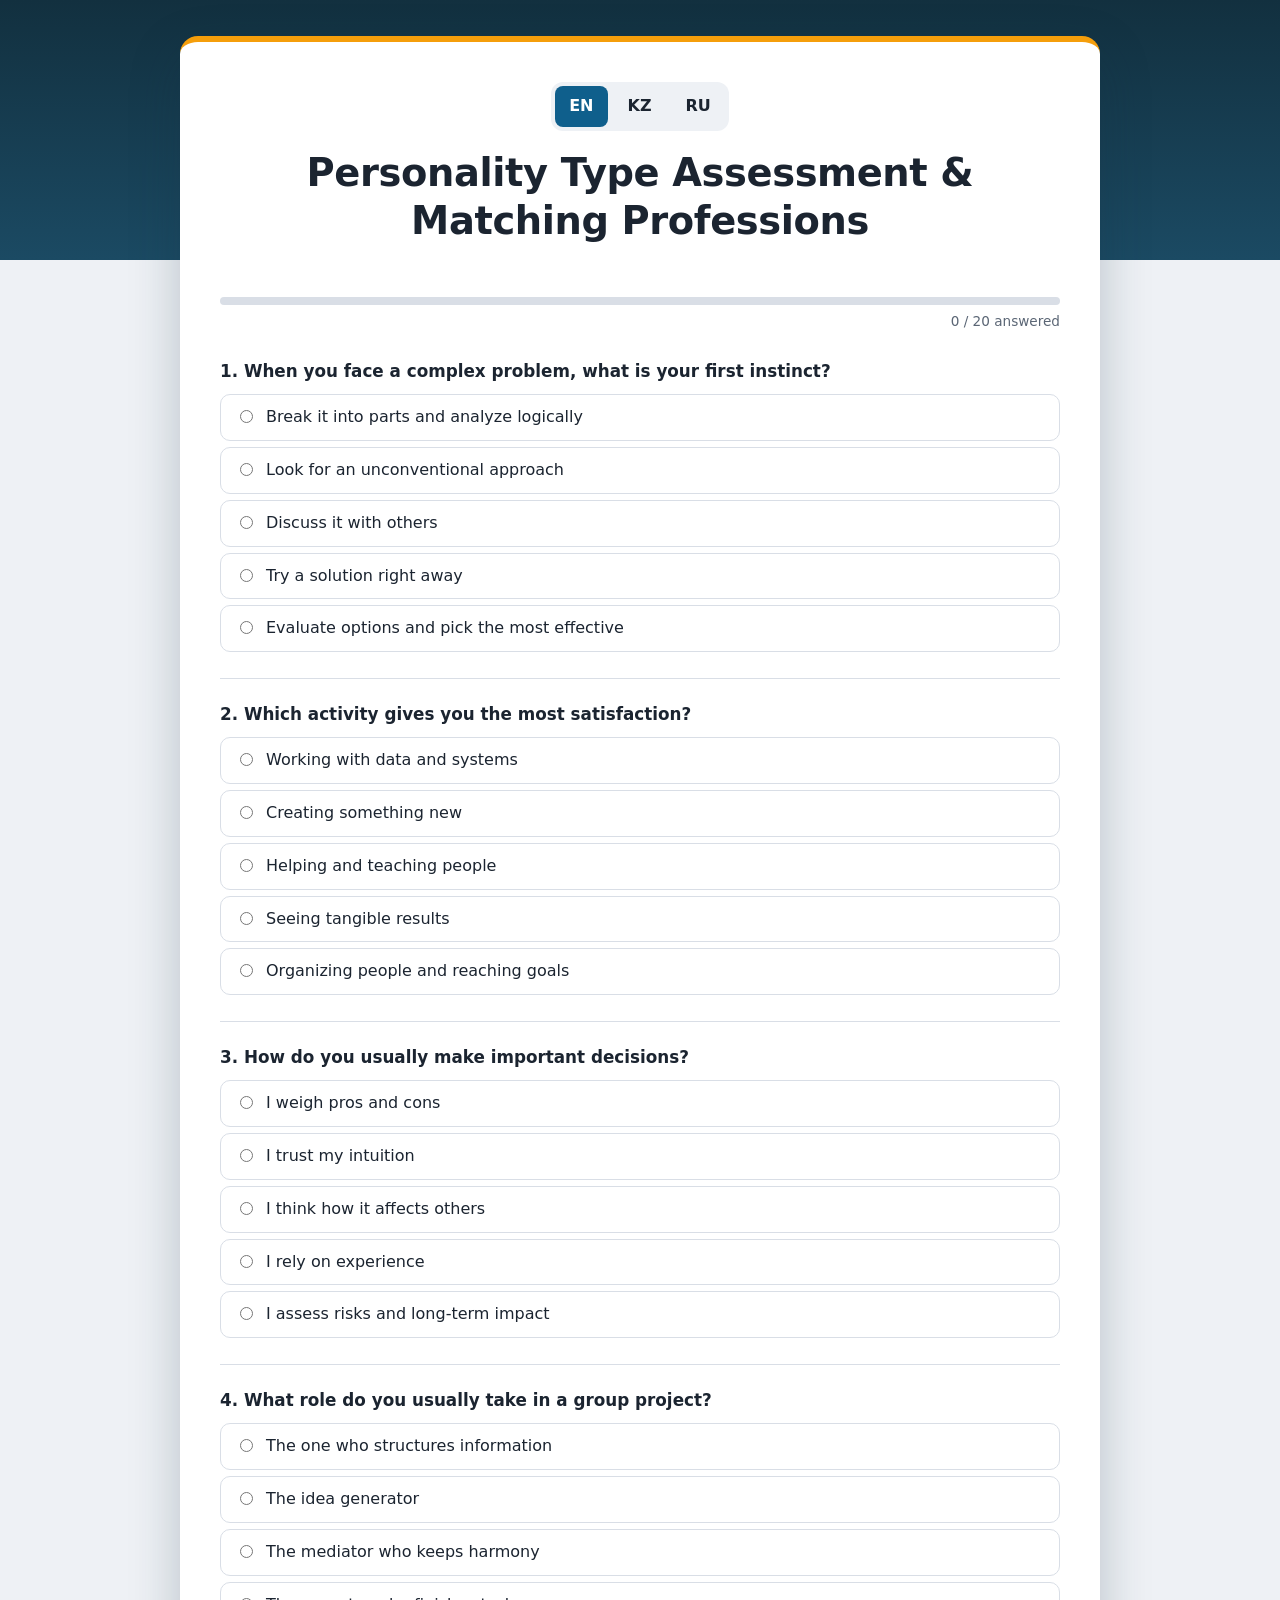
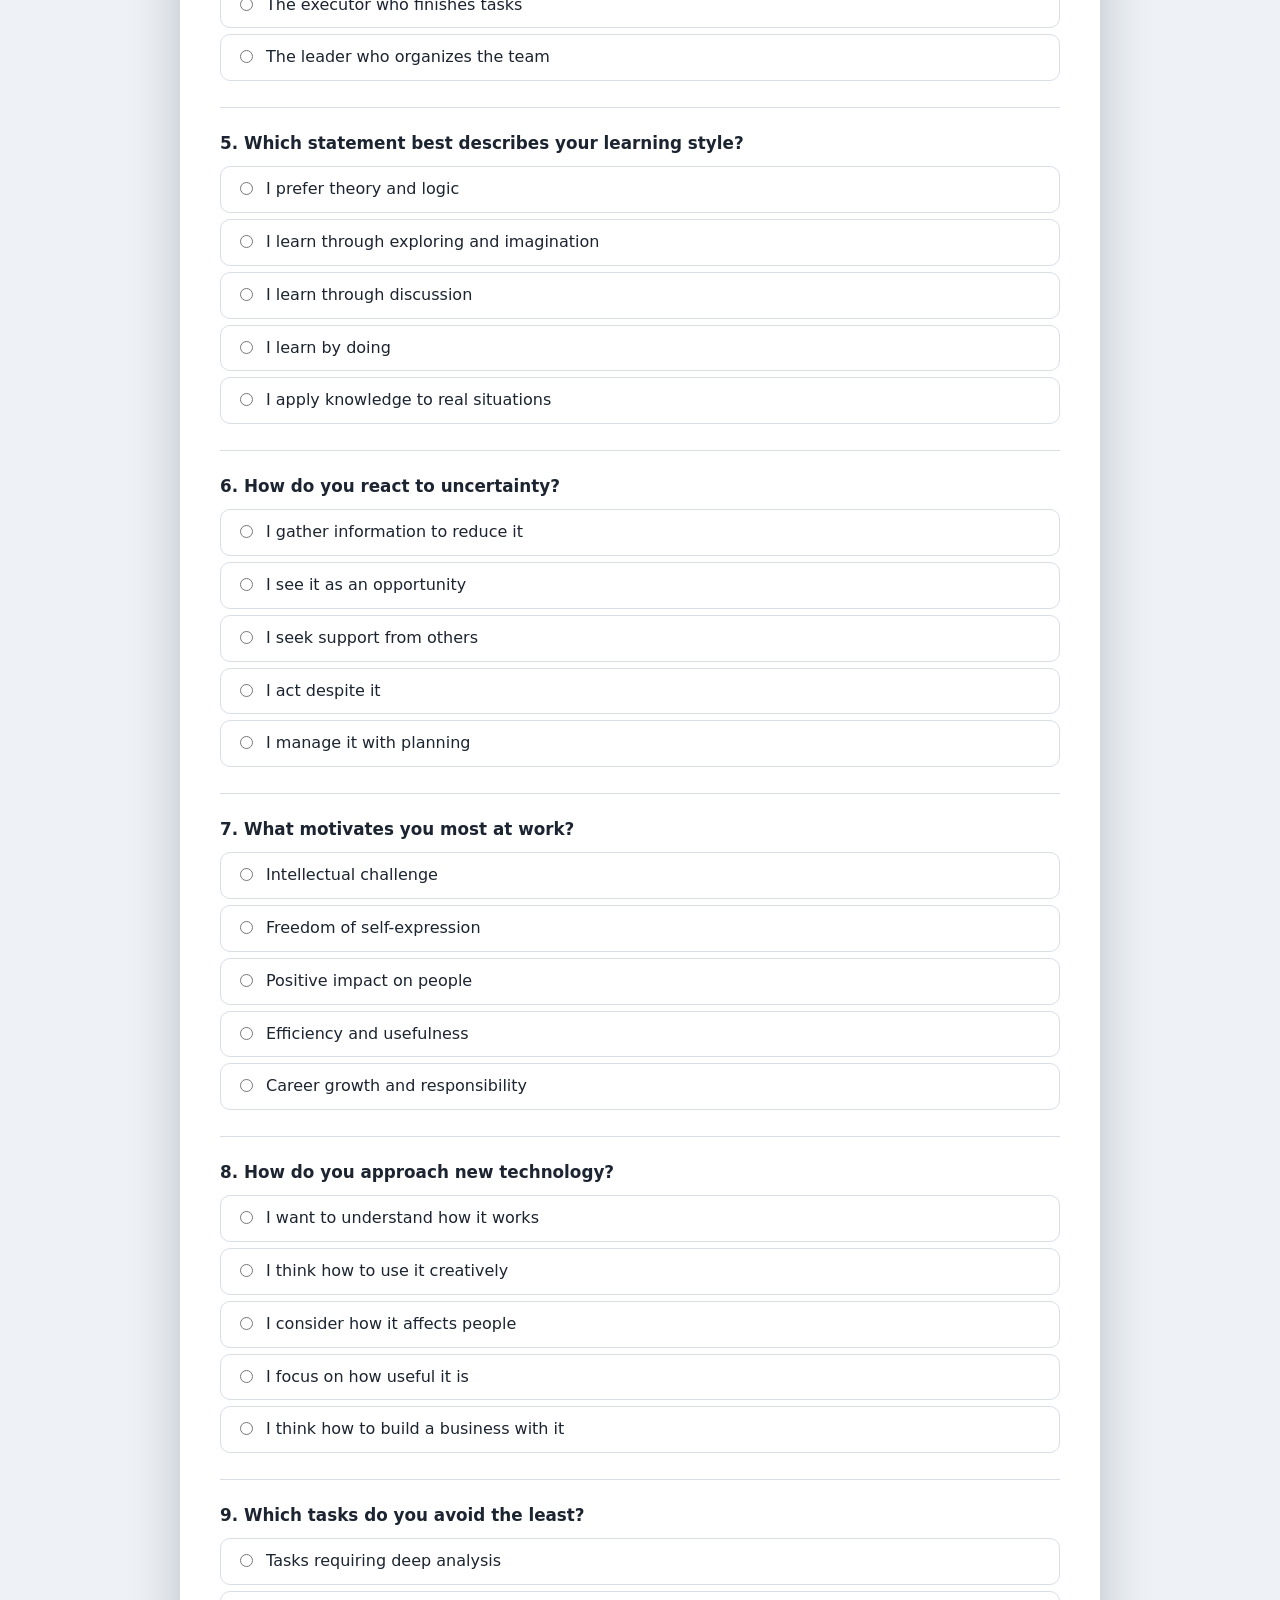
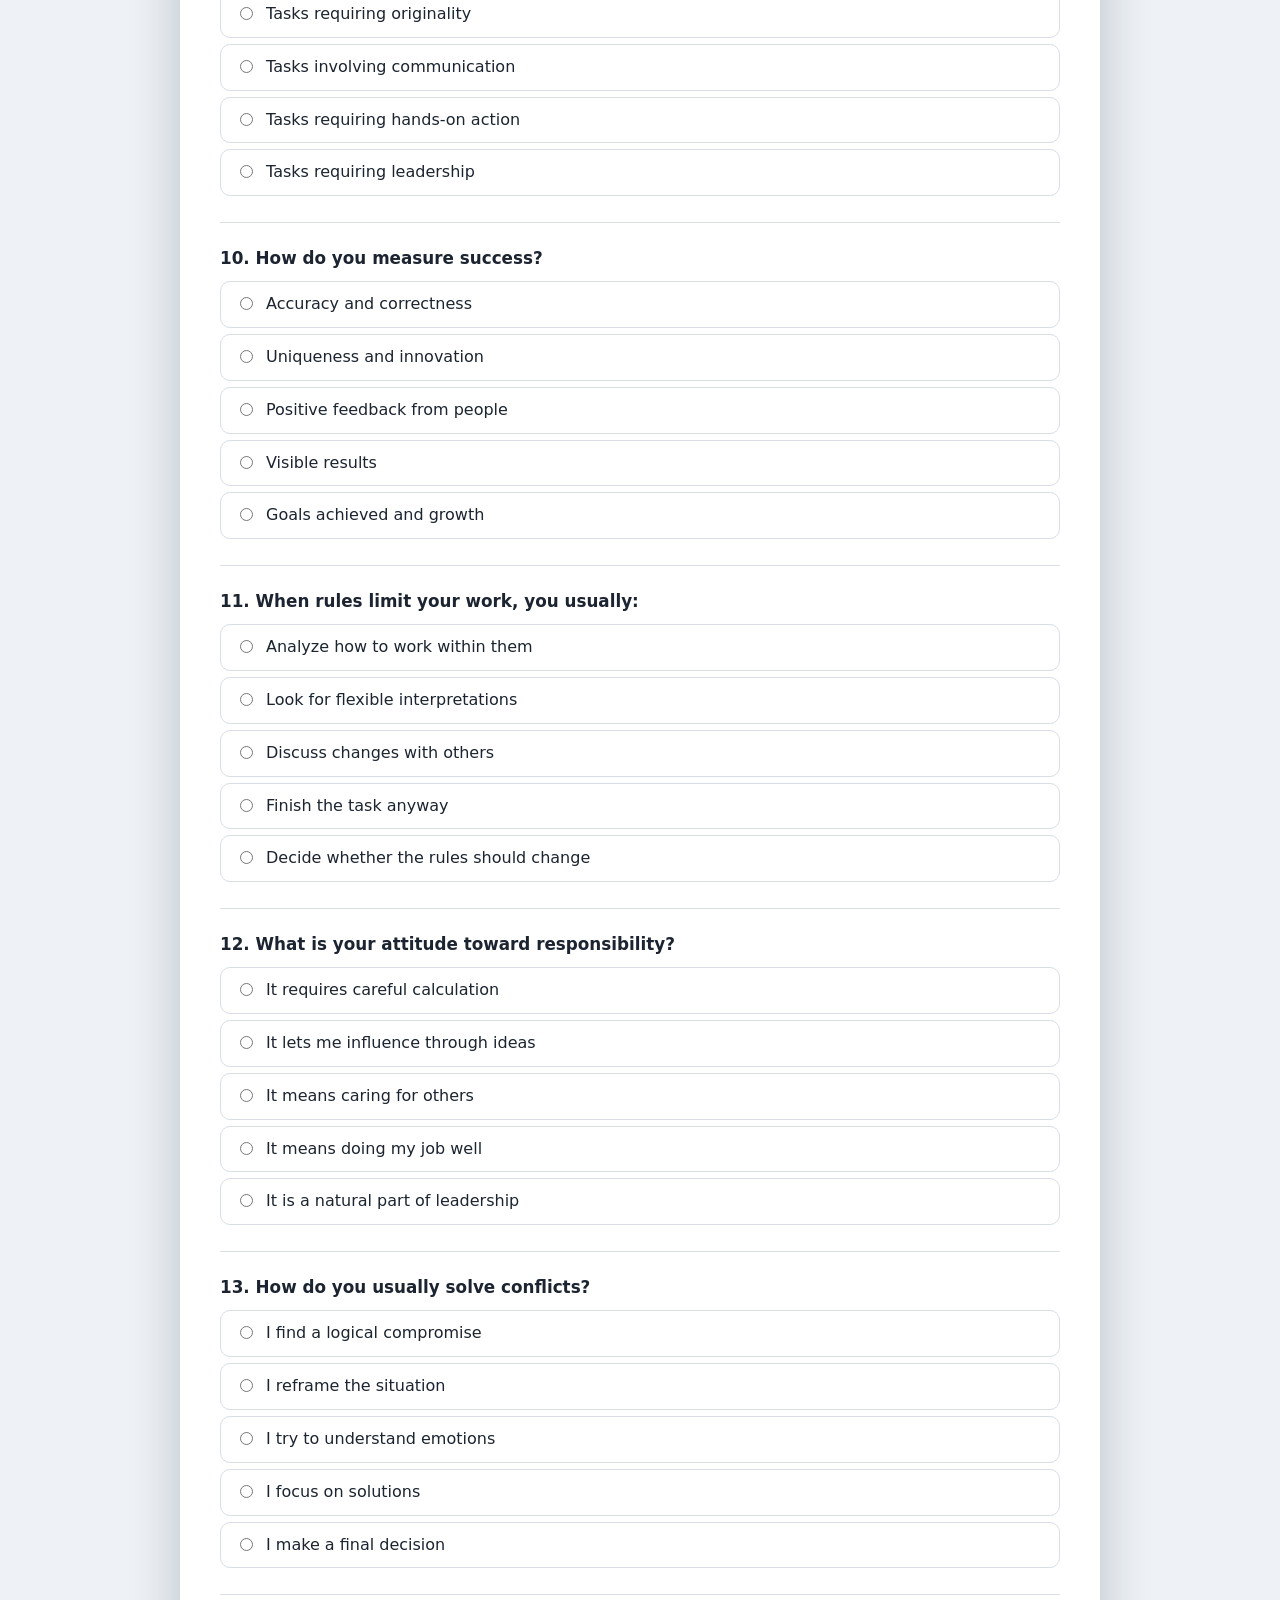
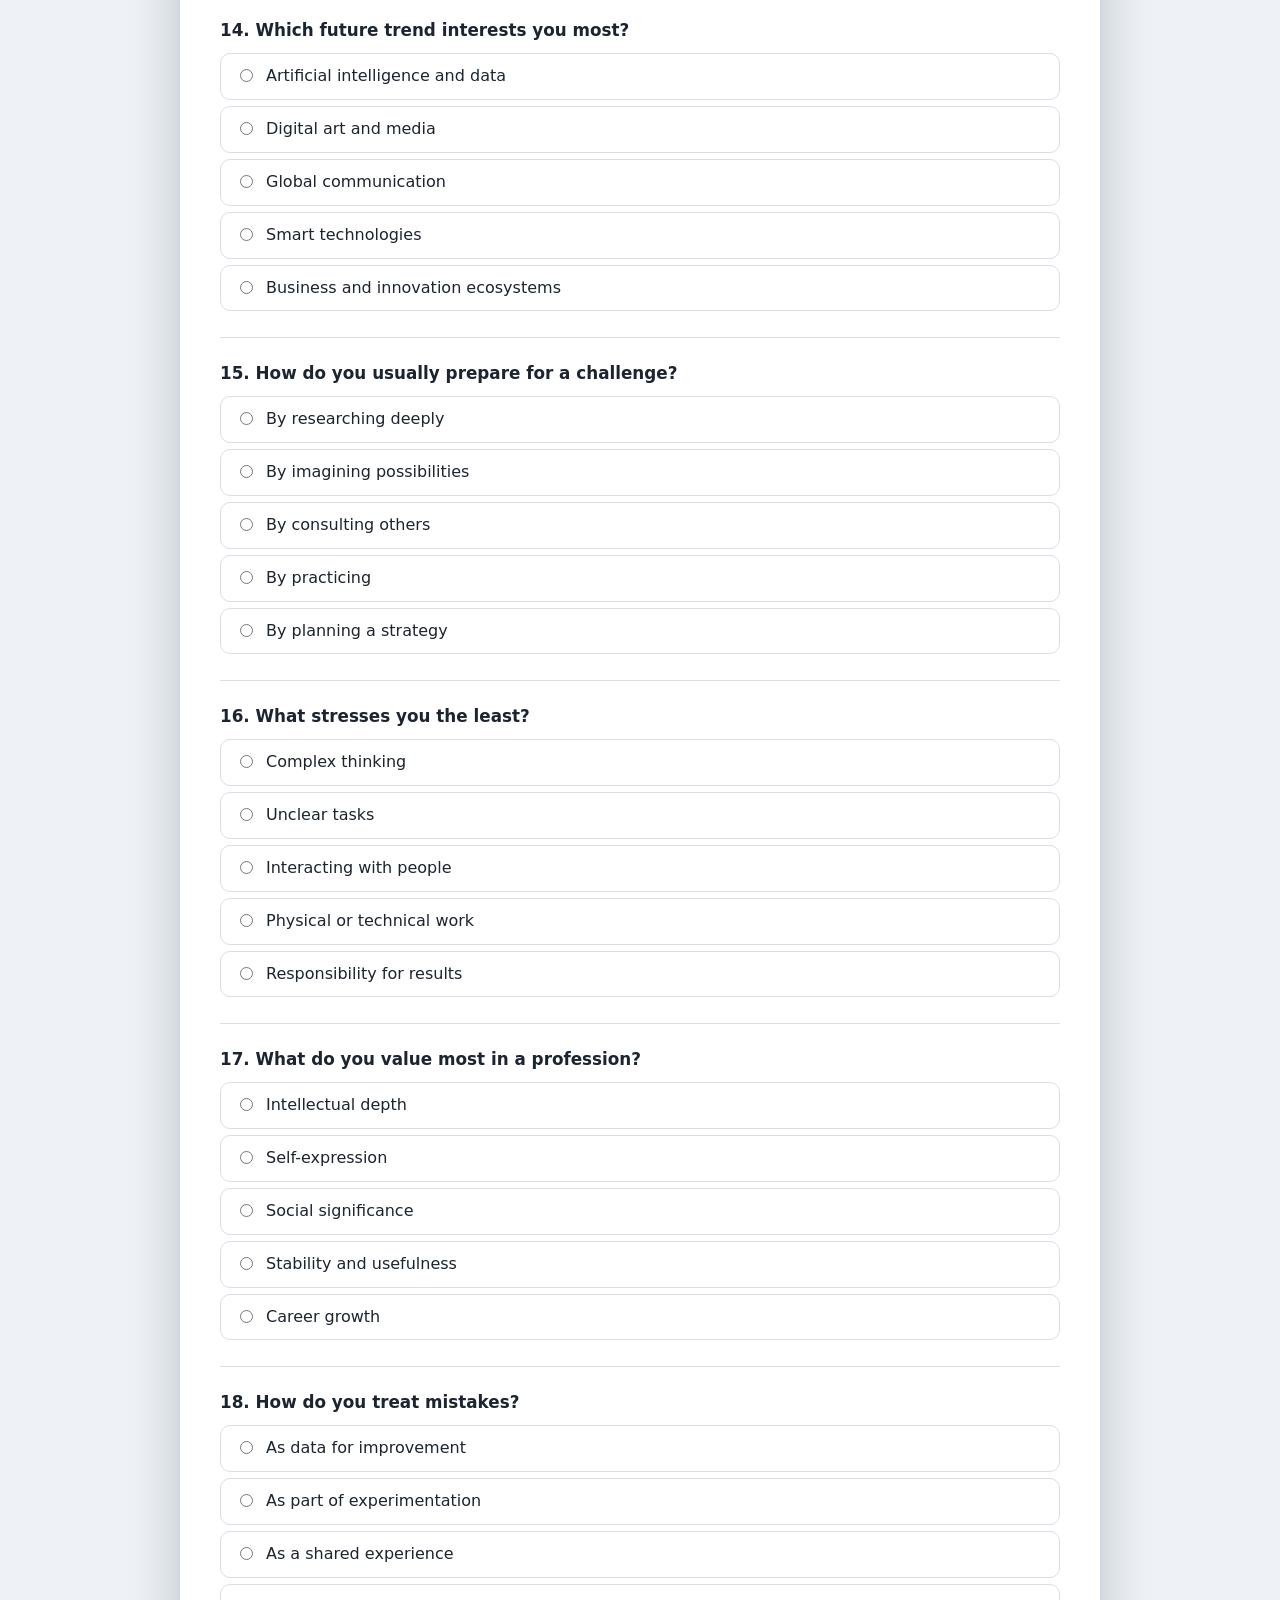
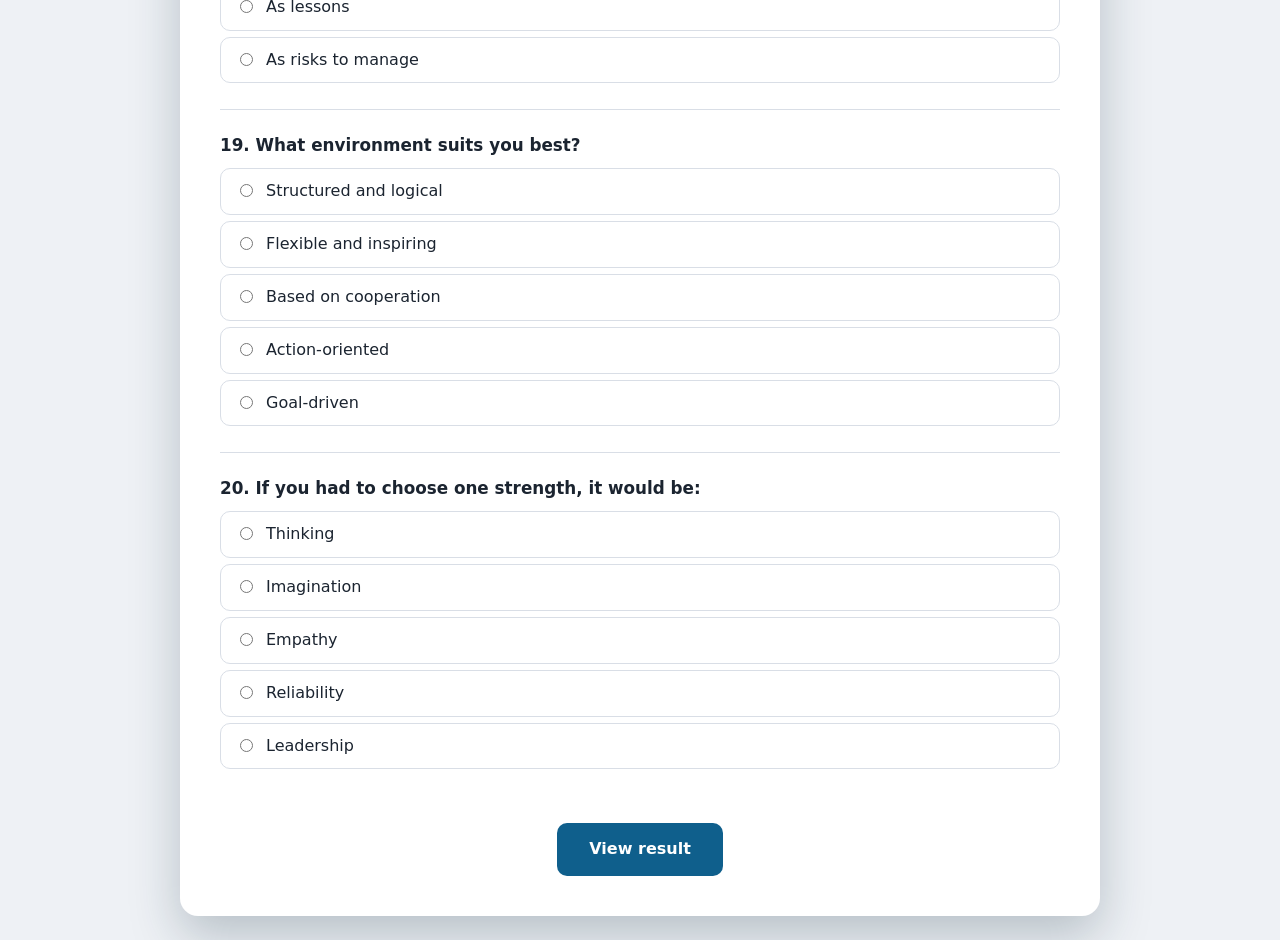
<file: index.html>
<!DOCTYPE html>
<html lang="en">
<head>
  <meta charset="UTF-8" />
  <meta name="viewport" content="width=device-width, initial-scale=1" />
  <meta name="description" content="Personality test for choosing a modern profession, and why English matters." />
  <title>Personality Type Assessment &amp; Matching Professions</title>
  <link rel="stylesheet" href="style.css" />
  <link rel="icon" type="image/png" href="favicon.png" />
</head>
<body>
<div class="container">
  <div class="lang-switch">
    <button onclick="setLang('en')">EN</button>
    <button onclick="setLang('kz')">KZ</button>
    <button onclick="setLang('ru')">RU</button>
  </div>
  <h1 data-en="Personality Type Assessment &amp; Matching Professions" data-kz="Тұлға типін анықтау және сәйкес мамандықтарды таңдау" data-ru="Определение типа личности и подбор подходящих профессий"></h1>

  <form id="testForm">
    <div id="qlist"></div>
    <button type="submit" class="main" data-en="View result" data-kz="Нәтижені көру" data-ru="Посмотреть результат"></button>
  </form>

  <div class="result" id="result">
    <div class="flex">
      <div class="box"><div id="chart" class="donut"></div></div>
      <div class="box" id="textResult"></div>
    </div>

    <p class="disclaimer" data-en="This test shows a tendency, not a verdict: a mixed result is normal." data-kz="Бұл тест үрдісті көрсетеді, үкім емес: аралас нәтиже қалыпты жағдай." data-ru="Тест показывает склонность, а не приговор: смешанный результат — это нормально."></p>

    <div class="box english-box">
      <h3 data-en="Why English is essential for your type" data-kz="Неліктен ағылшын тілі сіздің типіңіз үшін маңызды" data-ru="Почему английский язык важен для вашего типа"></h3>
      <p id="englishBlock"></p>
    </div>

    <div class="box steps">
      <h3 data-en="Your next steps" data-kz="Келесі қадамдар" data-ru="Ваши следующие шаги"></h3>
      <ol>
        <li data-en="Pick 1–2 professions from the cards and read job postings on hh.kz or LinkedIn." data-kz="Карточкалардан 1–2 мамандық таңдап, hh.kz немесе LinkedIn сайттарынан вакансияларды оқыңыз." data-ru="Выберите 1–2 профессии из карточек и почитайте вакансии на hh.kz или LinkedIn."></li>
        <li data-en="Check which English level they require and compare it with yours." data-kz="Олар қандай ағылшын деңгейін талап ететінін тексеріп, өз деңгейіңізбен салыстырыңыз." data-ru="Посмотрите, какой уровень английского нужен, и сравните со своим."></li>
        <li data-en="Make a weekly English plan using the tip above and retake the test in a few months." data-kz="Жоғарыдағы кеңес бойынша апталық жоспар құрып, бірнеше айдан соң тестті қайта өтіңіз." data-ru="Составьте недельный план по совету выше и пройдите тест снова через несколько месяцев."></li>
      </ol>
    </div>

    <div class="box conclusion">
      <h3 data-en="Conclusion" data-kz="Қорытынды" data-ru="Заключение"></h3>
      <p data-en="This project demonstrates that a structured personality assessment can effectively identify professional orientation in the context of modern and future-oriented careers. The findings confirm that English plays a crucial role in accessing global knowledge, participating in international collaboration, and achieving professional mobility. The integration of critical thinking and language competence provides a reliable foundation for informed career decision-making." data-kz="Бұл жоба құрылымдалған тұлға бағалауы заманауи және болашақ мамандықтарға кәсіби бағытты тиімді анықтай алатынын көрсетеді. Зерттеу нәтижелері ағылшын тілінің жаһандық білімге қол жеткізу, халықаралық ынтымақтастық және кәсіби ұтқырлық үшін маңызды екенін дәлелдейді." data-ru="Данный проект показывает, что структурированная оценка личности позволяет эффективно определить профессиональную направленность в условиях современных и будущих профессий. Результаты подтверждают ключевую роль английского языка для доступа к глобальным знаниям и международного профессионального взаимодействия."></p>
    </div>
  </div>
</div>

<script src="questions.js"></script>
<script src="professions.js"></script>
<script src="english.js"></script>
<script src="app.js"></script>
</body>
</html>
</file>
<file: style.css>
:root {
  --bg: #eef1f5;
  --card: #ffffff;
  --ink: #1b2430;
  --muted: #5b6675;
  --line: #d9dee6;
  --accent: #0f5f8c;
  --accent-dark: #0a4666;
  --tint: #e6f0f6;
  --radius: 14px;
}

* { box-sizing: border-box; }

html { scroll-behavior: smooth; }

body {
  margin: 0;
  background: var(--bg);
  color: var(--ink);
  font-family: system-ui, -apple-system, "Segoe UI", Roboto, Arial, sans-serif;
  line-height: 1.55;
}

.container {
  max-width: 920px;
  margin: 24px auto;
  padding: clamp(18px, 4vw, 40px);
  background: var(--card);
  border-radius: 18px;
  box-shadow: 0 1px 3px rgba(27, 36, 48, .08);
}

h1, h2, h3 { text-align: center; line-height: 1.25; }
h1 { font-size: clamp(1.5rem, 4vw, 2.1rem); margin: .4em 0 .3em; }
h2 { font-size: clamp(1rem, 2.5vw, 1.2rem); font-weight: 500; color: var(--muted); margin: 0 0 1.6em; }
h3 { font-size: 1.15rem; margin-top: 0; }

/* Language switch */
.lang-switch { display: flex; justify-content: center; gap: 6px; margin-bottom: 18px; }
.lang-switch button {
  min-width: 52px; padding: 8px 14px;
  border: 1px solid var(--line); border-radius: 8px;
  background: #fff; color: var(--ink);
  font: inherit; font-weight: 600; cursor: pointer;
}
.lang-switch button:hover { background: var(--tint); }
.lang-switch button[aria-pressed="true"] { background: var(--accent); border-color: var(--accent); color: #fff; }

/* Progress (inserted by app.js) */
.progress {
  position: sticky; top: 0; z-index: 5;
  margin: 0 -8px 18px; padding: 10px 8px 8px;
  background: rgba(255, 255, 255, .95);
  backdrop-filter: blur(4px);
}
.progress .bar { height: 8px; border-radius: 99px; background: var(--line); overflow: hidden; }
.progress .bar span { display: block; height: 100%; width: 0; background: var(--accent); transition: width .25s ease; }
.progress p { margin: 6px 0 0; font-size: .85rem; color: var(--muted); text-align: right; }

/* Questions */
.question { margin: 0 0 22px; padding-bottom: 20px; border-bottom: 1px solid var(--line); }
.question:last-of-type { border-bottom: 0; }
.q-title { font-weight: 700; font-size: 1.05rem; margin-bottom: 10px; max-width: 70ch; }

label {
  display: flex; align-items: flex-start; gap: 10px;
  margin: 6px 0; padding: 10px 14px;
  border: 1px solid var(--line); border-radius: 10px;
  cursor: pointer;
  transition: background .15s, border-color .15s;
}
label:hover { background: #f7f9fb; }
label:has(input:checked) { background: var(--tint); border-color: var(--accent); }
label input { margin-top: 5px; accent-color: var(--accent); flex: none; }

:focus-visible { outline: 3px solid #f59e0b; outline-offset: 2px; }

/* Buttons */
button.main, button.reset {
  display: block; margin: 28px auto 0;
  padding: 14px 32px; border: 0; border-radius: 10px;
  background: var(--accent); color: #fff;
  font: inherit; font-size: 1rem; font-weight: 600; cursor: pointer;
}
button.main:hover, button.reset:hover { background: var(--accent-dark); }
button.reset { background: #fff; color: var(--accent); border: 1px solid var(--accent); }
button.reset:hover { background: var(--tint); }

/* Results */
.result { display: none; margin-top: 40px; }
.flex { display: flex; gap: 24px; flex-wrap: wrap; align-items: stretch; }
.box { flex: 1 1 320px; background: var(--tint); padding: 22px; border-radius: var(--radius); }
.box p { max-width: 70ch; }
canvas { display: block; width: 100%; max-width: 420px; margin: auto; }

.scores { list-style: none; padding: 0; margin: 14px 0 0; font-size: .95rem; }
.scores li { display: flex; justify-content: space-between; padding: 4px 0; border-bottom: 1px solid var(--line); }

@media (max-width: 520px) {
  .container { margin: 0; border-radius: 0; }
  label { padding: 10px; }
}

@media (prefers-reduced-motion: reduce) {
  html { scroll-behavior: auto; }
  * { transition: none !important; }
}

/* ===== Оформление v2 ===== */
body { background: linear-gradient(180deg, #12303f 0, #1b4a63 260px, var(--bg) 260px); min-height: 100vh; }
.container { margin-top: 36px; border-top: 6px solid #f59e0b; box-shadow: 0 20px 50px rgba(18, 48, 63, .25); }
h1 { font-size: clamp(1.6rem, 4.5vw, 2.4rem); letter-spacing: -.01em; }
.lang-switch { background: var(--bg); padding: 4px; border-radius: 12px; width: fit-content; margin-inline: auto; }
.lang-switch button { border: 0; background: transparent; }
.box { box-shadow: inset 0 0 0 1px rgba(15, 95, 140, .12); }

/* Профессии */
#professions { margin-top: 36px; }
.prof-note { text-align: center; color: var(--muted); font-size: .9rem; margin: 0 auto 20px; }
.prof-grid { display: grid; grid-template-columns: repeat(auto-fit, minmax(260px, 1fr)); gap: 18px; }
.prof { background: #fff; border: 1px solid var(--line); border-top: 5px solid var(--c); border-radius: var(--radius); padding: 20px; }
.prof h4 { margin: 0 0 8px; font-size: 1.15rem; }
.prof p { margin: 0 0 14px; color: var(--muted); font-size: .95rem; }
.salary { display: flex; flex-direction: column; background: var(--bg); border-left: 4px solid var(--c); border-radius: 8px; padding: 8px 12px; margin-bottom: 14px; }
.salary span { font-size: .8rem; color: var(--muted); }
.salary strong { font-size: 1.05rem; }
.prof h5 { margin: 12px 0 4px; font-size: .95rem; }
.prof h5.plus { color: #15803d; }
.prof h5.minus { color: #b91c1c; }
.prof ul { margin: 0; padding-left: 20px; font-size: .92rem; }
.prof li { margin: 3px 0; }
.prof ul.plus li::marker { content: "+  "; color: #15803d; font-weight: 700; }
.prof ul.minus li::marker { content: "–  "; color: #b91c1c; font-weight: 700; }
@media (max-width: 520px) { body { background: var(--bg); } .container { border-top-width: 4px; } }

/* Блоки результата */
.result > .box { margin-top: 24px; }
.scores li { flex-wrap: wrap; border-bottom: 0; padding: 6px 0; }
.scores li i { flex-basis: 100%; height: 8px; border-radius: 4px; margin-top: 4px; min-width: 4px; }
.english-box { background: var(--accent-dark); color: #fff; box-shadow: none; }
.english-box p { font-size: 1.1rem; margin-bottom: 0; }
.research { display: grid; grid-template-columns: repeat(auto-fit, minmax(220px, 1fr)); gap: 12px; }
.research p { margin: 0; padding: 14px; background: #fff; border-radius: 10px; border-left: 4px solid var(--accent); font-size: .95rem; }
.conclusion { background: #fff; border: 1px solid var(--line); border-left: 6px solid #f59e0b; box-shadow: none; }
.conclusion p { max-width: 75ch; margin: 0 auto; }

/* Английский: карточки, шаги, оговорка */
.disclaimer { text-align: center; color: var(--muted); font-size: .9rem; margin: 18px auto 0; }
.eng-grid { display: grid; grid-template-columns: repeat(auto-fit, minmax(220px, 1fr)); gap: 14px; margin-top: 20px; }
.eng-card { background: rgba(255, 255, 255, .1); border: 1px solid rgba(255, 255, 255, .25); border-radius: 12px; padding: 16px; }
.eng-card h4 { margin: 0 0 8px; font-size: 1rem; color: #fcd34d; }
.eng-card ul { margin: 0; padding-left: 18px; font-size: .93rem; }
.eng-card li { margin: 4px 0; }
.steps ol { max-width: 70ch; margin: 0 auto; padding-left: 22px; }
.steps li { margin: 8px 0; }

/* Диаграмма без внешних библиотек */
.donut { position: relative; width: min(100%, 300px); aspect-ratio: 1; margin: auto; border-radius: 50%; background: var(--line); }
.donut::before { content: ""; position: absolute; inset: 20%; border-radius: 50%; background: var(--tint); }
.donut-center { position: absolute; inset: 0; z-index: 1; display: flex; flex-direction: column; align-items: center; justify-content: center; text-align: center; }
.donut-center strong { font-size: 2rem; line-height: 1.1; }
.donut-center span { font-size: .85rem; color: var(--muted); }

h1 { margin-bottom: 1.1em; }
</file>
